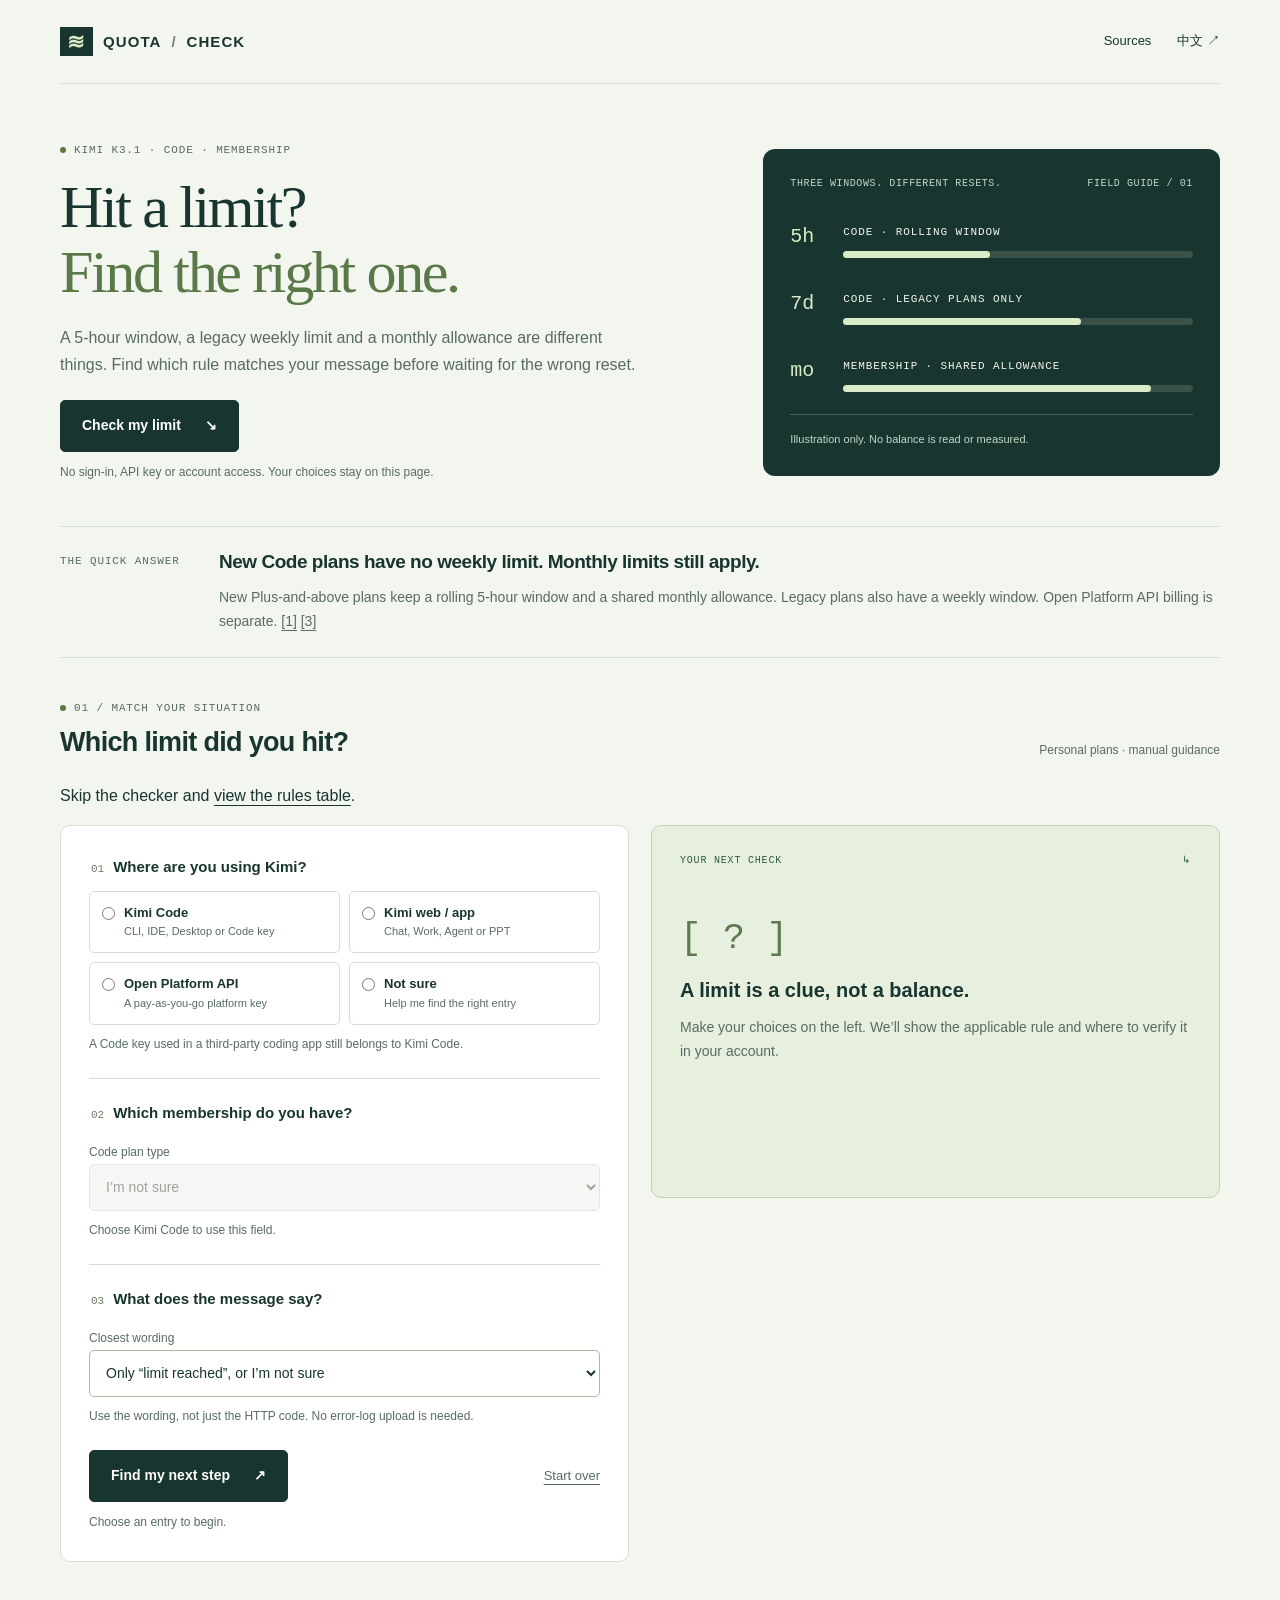
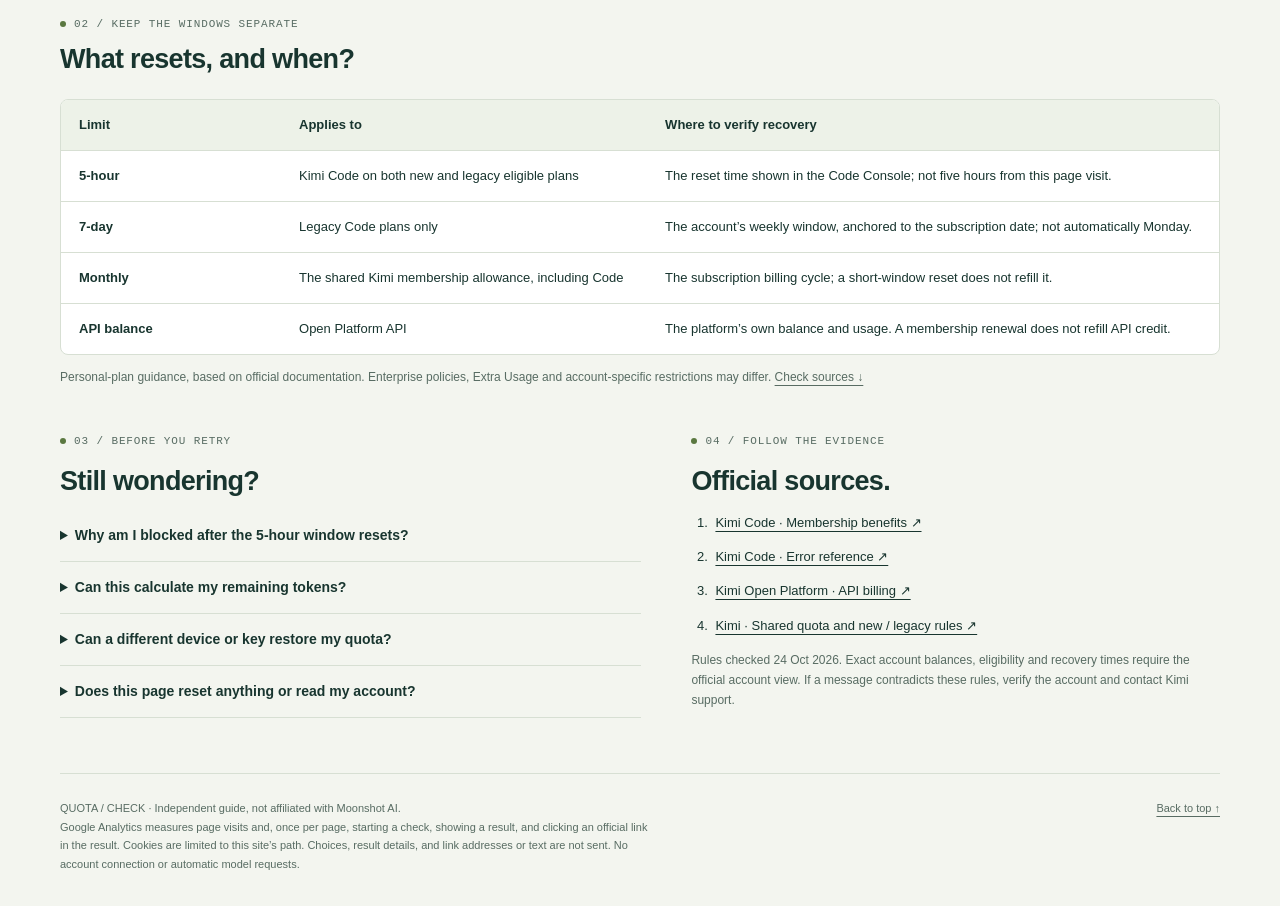
<file: index.html>
<!doctype html>
<html lang="en">
<head>
  <meta charset="utf-8"><meta name="viewport" content="width=device-width, initial-scale=1">
  <meta name="description" content="Kimi K3.1 or Kimi Code usage limit reached? Check 5-hour, legacy weekly, shared monthly and API limits with a free, account-free guide.">
  <meta name="theme-color" content="#18352f">
  <meta name="google-site-verification" content="pBHkKJALWgEsYoh5x7FHXkiHy3ZJy1XOUQiFGZpVjVI">
  <title>Kimi K3.1 &amp; Code Usage Limit Checker | Quota Check</title>
  <link rel="canonical" href="https://yxhtl.github.io/kimi-quota-check/">
  <link rel="alternate" hreflang="en" href="https://yxhtl.github.io/kimi-quota-check/"><link rel="alternate" hreflang="zh-CN" href="https://yxhtl.github.io/kimi-quota-check/zh.html"><link rel="alternate" hreflang="x-default" href="https://yxhtl.github.io/kimi-quota-check/">
  <link rel="stylesheet" href="style.css"><script src="quota-rules.js" defer></script><script src="analytics.js" defer></script><script src="app.js" defer></script>
</head>
<body>
  <a class="skip" href="#check">Skip to quota check</a>
  <header class="header wrap"><a class="brand" href="index.html"><span class="brand-icon" aria-hidden="true">≋</span> QUOTA <i>/</i> CHECK</a><nav aria-label="Main navigation"><a href="#sources">Sources</a><a href="zh.html" lang="zh-CN" hreflang="zh-CN">中文 ↗</a></nav></header>
  <main>
    <section class="hero wrap" aria-labelledby="hero-title">
      <div><p class="eyebrow">KIMI K3.1 · CODE · MEMBERSHIP</p><h1 id="hero-title">Hit a limit?<br><em>Find the right one.</em></h1><p class="intro">A 5-hour window, a legacy weekly limit and a monthly allowance are different things. Find which rule matches your message before waiting for the wrong reset.</p><a class="primary" href="#check">Check my limit <span aria-hidden="true">↘</span></a><p class="privacy">No sign-in, API key or account access. Your choices stay on this page.</p></div>
      <div class="meter" aria-label="Three separate usage windows; this illustration is not your account balance"><div class="meter-top"><span>THREE WINDOWS. DIFFERENT RESETS.</span><span>FIELD GUIDE / 01</span></div><div class="meter-row"><b>5h</b><div><span class="meter-label">Code · rolling window</span><div class="meter-track"><span style="--length:42%"></span></div></div></div><div class="meter-row"><b>7d</b><div><span class="meter-label">Code · legacy plans only</span><div class="meter-track"><span style="--length:68%"></span></div></div></div><div class="meter-row"><b>mo</b><div><span class="meter-label">Membership · shared allowance</span><div class="meter-track"><span style="--length:88%"></span></div></div></div><p class="meter-note">Illustration only. No balance is read or measured.</p></div>
    </section>
    <section class="quick-answer wrap"><span class="section-tag">THE QUICK ANSWER</span><div><h2>New Code plans have no weekly limit. Monthly limits still apply.</h2><p>New Plus-and-above plans keep a rolling 5-hour window and a shared monthly allowance. Legacy plans also have a weekly window. Open Platform API billing is separate. <a href="#source-membership">[1]</a> <a href="#source-api">[3]</a></p></div></section>
    <section class="wrap" id="check" aria-labelledby="check-title"><div class="section-heading"><div><p class="eyebrow">01 / MATCH YOUR SITUATION</p><h2 id="check-title">Which limit did you hit?</h2></div><span class="small-note">Personal plans · manual guidance</span></div>
      <p>Skip the checker and <a href="#rules">view the rules table</a>.</p>
      <div class="workspace">
        <form class="panel form-panel" id="quota-form">
          <fieldset><legend><span class="field-no">01</span>Where are you using Kimi?</legend><div class="product-options">
            <label class="product-option"><input type="radio" name="product" value="code" required><span><strong>Kimi Code</strong><small>CLI, IDE, Desktop or Code key</small></span></label>
            <label class="product-option"><input type="radio" name="product" value="web"><span><strong>Kimi web / app</strong><small>Chat, Work, Agent or PPT</small></span></label>
            <label class="product-option"><input type="radio" name="product" value="api"><span><strong>Open Platform API</strong><small>A pay-as-you-go platform key</small></span></label>
            <label class="product-option"><input type="radio" name="product" value="unknown"><span><strong>Not sure</strong><small>Help me find the right entry</small></span></label>
          </div><p class="hint">A Code key used in a third-party coding app still belongs to Kimi Code.</p></fieldset>
          <fieldset><legend><span class="field-no">02</span>Which membership do you have?</legend><label class="select-label" for="plan"><span class="small-note">Code plan type</span><select id="plan" name="plan" disabled><option value="unknown">I’m not sure</option><option value="new">New plan · Plus / Pro / Max / Ultra</option><option value="legacy">Legacy · Andante / Moderato / Allegretto / Allegro</option><option value="go">Go</option></select></label><p class="hint" id="plan-hint">Choose Kimi Code to use this field.</p></fieldset>
          <fieldset><legend><span class="field-no">03</span>What does the message say?</legend><label class="select-label" for="symptom"><span class="small-note">Closest wording</span><select id="symptom" name="symptom"><option value="unknown">Only “limit reached”, or I’m not sure</option><option value="five">5-hour usage limit</option><option value="week">Weekly / 7-day usage limit</option><option value="month">Monthly quota / billing-cycle limit</option><option value="credit">Credit or Extra Usage balance is insufficient</option><option value="permission">No access to a model or context window</option><option value="rate">Only 429, too many requests, or engine overload</option></select></label><p class="hint">Use the wording, not just the HTTP code. No error-log upload is needed.</p></fieldset>
          <div class="form-actions"><button class="primary" type="submit" disabled>Find my next step <span aria-hidden="true">↗</span></button><button class="reset" type="reset">Start over</button></div><p class="feedback" id="form-feedback" aria-live="polite">The interactive check is not ready.</p>
        </form>
        <section class="panel result-panel" id="result-panel" aria-label="Your result"><p class="result-kicker"><span>YOUR NEXT CHECK</span><span aria-hidden="true">↳</span></p><div id="empty-result" class="result-placeholder"><div class="empty-icon" aria-hidden="true">[ ? ]</div><h3>A limit is a clue, not a balance.</h3><p>Make your choices on the left. We’ll show the applicable rule and where to verify it in your account.</p></div><div id="result-content" hidden><h3 id="result-title" tabindex="-1"></h3><p class="result-summary" id="result-summary"></p><p class="result-label">WHAT TO DO NEXT</p><ol class="result-steps" id="result-steps"></ol><p class="result-caution" id="result-caution"></p><div class="result-links" id="result-links"></div></div></section>
      </div>
    </section>
    <section class="reference wrap" id="rules" tabindex="-1" aria-labelledby="rules-title"><div class="section-heading"><div><p class="eyebrow">02 / KEEP THE WINDOWS SEPARATE</p><h2 id="rules-title">What resets, and when?</h2></div></div><div class="table-scroll" tabindex="0" role="region" aria-label="Quota rules table"><table><thead><tr><th scope="col">Limit</th><th scope="col">Applies to</th><th scope="col">Where to verify recovery</th></tr></thead><tbody><tr><th scope="row">5-hour</th><td>Kimi Code on both new and legacy eligible plans</td><td>The reset time shown in the Code Console; not five hours from this page visit.</td></tr><tr><th scope="row">7-day</th><td>Legacy Code plans only</td><td>The account’s weekly window, anchored to the subscription date; not automatically Monday.</td></tr><tr><th scope="row">Monthly</th><td>The shared Kimi membership allowance, including Code</td><td>The subscription billing cycle; a short-window reset does not refill it.</td></tr><tr><th scope="row">API balance</th><td>Open Platform API</td><td>The platform’s own balance and usage. A membership renewal does not refill API credit.</td></tr></tbody></table></div><p class="table-note">Personal-plan guidance, based on official documentation. Enterprise policies, Extra Usage and account-specific restrictions may differ. <a href="#sources">Check sources ↓</a></p></section>
    <section class="bottom-grid wrap"><div class="faq"><p class="eyebrow">03 / BEFORE YOU RETRY</p><h2>Still wondering?</h2><details><summary>Why am I blocked after the 5-hour window resets?</summary><p>The monthly pool can still be exhausted; legacy plans also have a weekly limit. Check all applicable meters in the official console.</p></details><details><summary>Can this calculate my remaining tokens?</summary><p>No. The official documents do not provide a universal token cap. Usage depends on your plan and workload, so a percentage cannot reliably be turned into a fixed number of tokens.</p></details><details><summary>Can a different device or key restore my quota?</summary><p>Kimi Code devices and Code keys share account usage. A separate Open Platform API key uses separate billing, not a fresh membership allowance.</p></details><details><summary>Does this page reset anything or read my account?</summary><p>No. It filters published guidance using your selections. Your selections stay on this page. The footer explains which usage events are measured. Exact balances and reset times come from Kimi.</p></details></div><div class="sources" id="sources"><p class="eyebrow">04 / FOLLOW THE EVIDENCE</p><h2>Official sources.</h2><ol><li id="source-membership"><a href="https://www.kimi.com/code/docs/en/kimi-code/membership.html">Kimi Code · Membership benefits ↗</a></li><li id="source-errors"><a href="https://www.kimi.com/code/docs/en/kimi-code/error-reference.html">Kimi Code · Error reference ↗</a></li><li id="source-api"><a href="https://platform.kimi.com/docs/pricing/chat">Kimi Open Platform · API billing ↗</a></li><li id="source-shared"><a href="https://www.kimi.com/help/membership/membership-update-rules">Kimi · Shared quota and new / legacy rules ↗</a></li></ol><p class="source-note">Rules checked <time datetime="2026-10-24">24 Oct 2026</time>. Exact account balances, eligibility and recovery times require the official account view. If a message contradicts these rules, verify the account and contact Kimi support.</p></div></section>
  </main><footer class="wrap"><p>QUOTA / CHECK · Independent guide, not affiliated with Moonshot AI.<br>Google Analytics measures page visits and, once per page, starting a check, showing a result, and clicking an official link in the result. Cookies are limited to this site’s path. Choices, result details, and link addresses or text are not sent. No account connection or automatic model requests.</p><a href="#hero-title">Back to top ↑</a></footer>
</body>
</html>
</file>
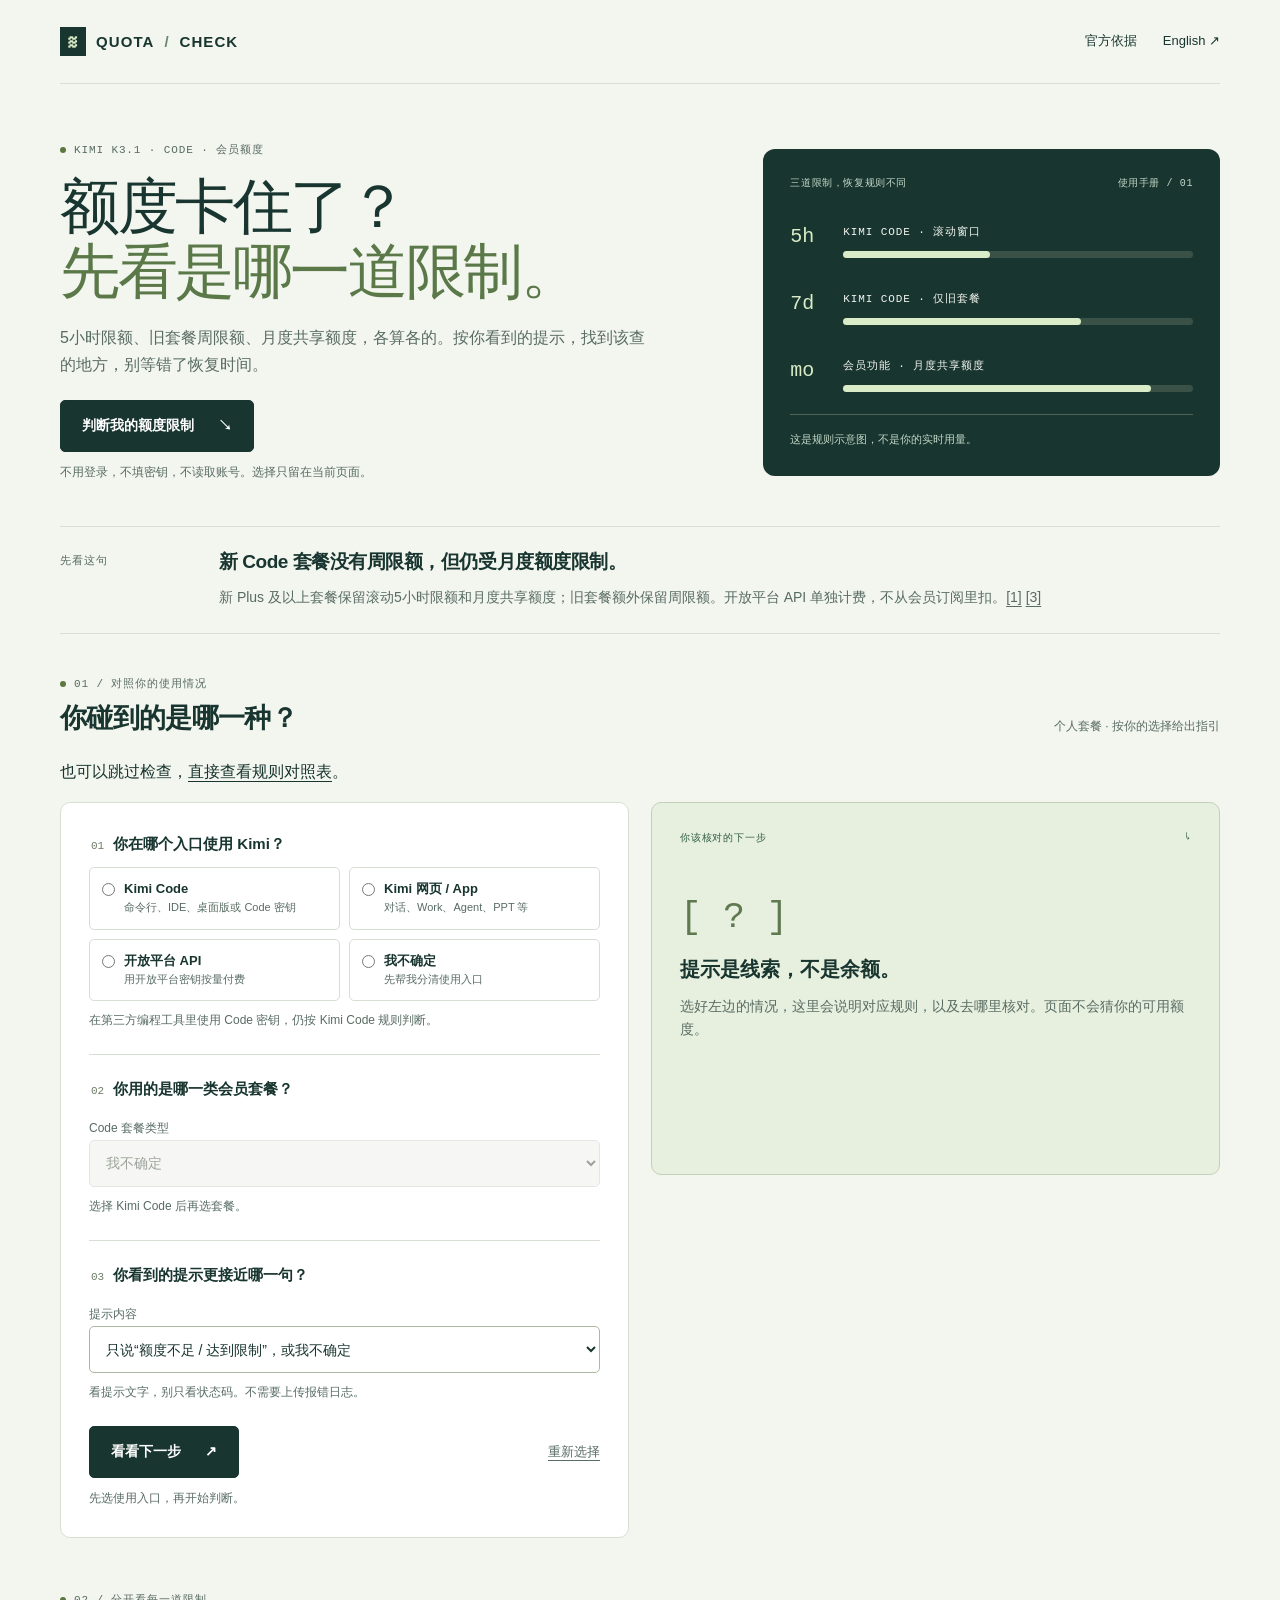
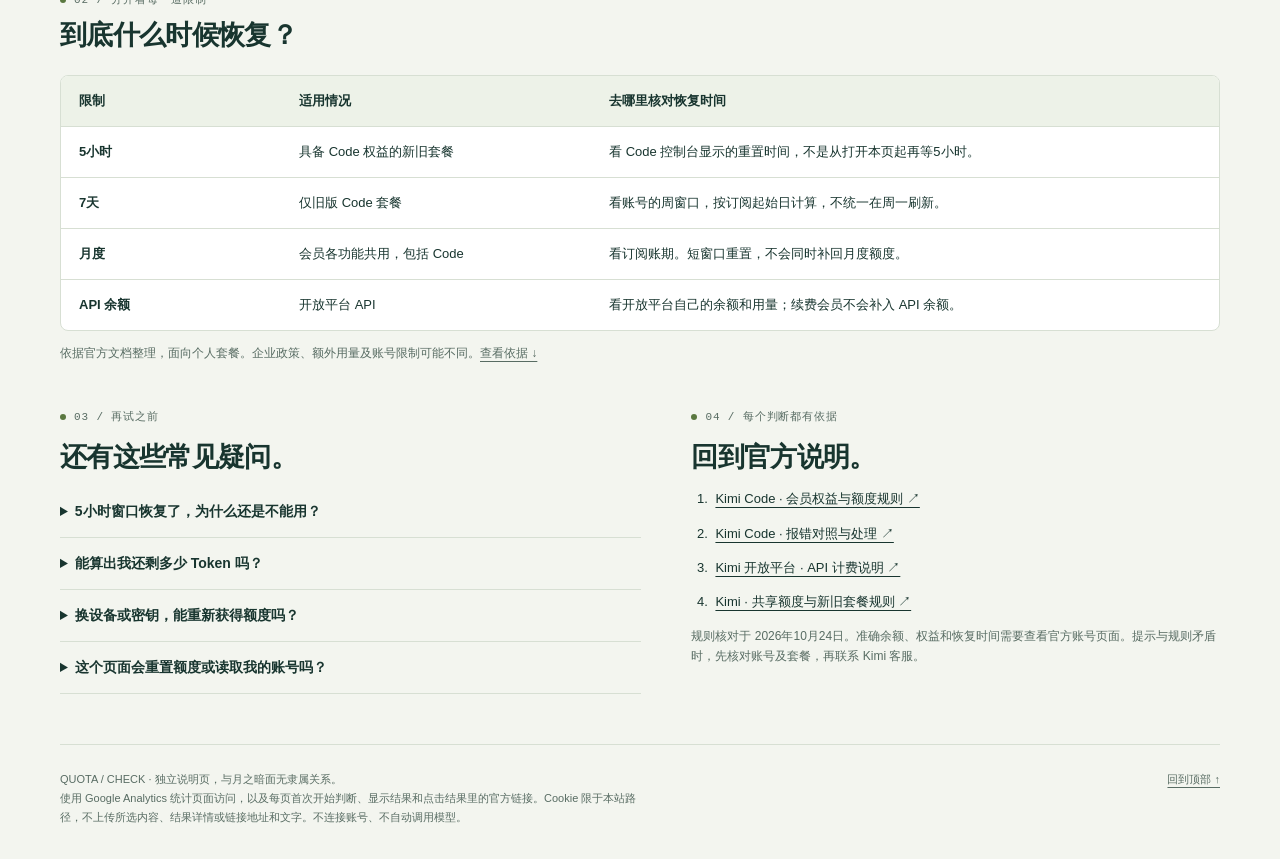
<file: zh.html>
<!doctype html>
<html lang="zh-CN">
<head>
  <meta charset="utf-8"><meta name="viewport" content="width=device-width, initial-scale=1">
  <meta name="description" content="Kimi K3.1、Kimi Code 额度用完了？分清5小时、旧套餐周限额、月度共享额度和API余额，按提示查看下一步与官方规则。无需登录或密钥。">
  <meta name="theme-color" content="#18352f">
  <meta name="google-site-verification" content="pBHkKJALWgEsYoh5x7FHXkiHy3ZJy1XOUQiFGZpVjVI">
  <title>Kimi K3.1 / Code 额度判断助手：5小时、周限额与月度额度</title>
  <link rel="canonical" href="https://yxhtl.github.io/kimi-quota-check/zh.html">
  <link rel="alternate" hreflang="en" href="https://yxhtl.github.io/kimi-quota-check/"><link rel="alternate" hreflang="zh-CN" href="https://yxhtl.github.io/kimi-quota-check/zh.html"><link rel="alternate" hreflang="x-default" href="https://yxhtl.github.io/kimi-quota-check/">
  <link rel="stylesheet" href="style.css"><script src="quota-rules.js" defer></script><script src="analytics.js" defer></script><script src="app.js" defer></script>
</head>
<body>
  <a class="skip" href="#check">跳到额度判断</a>
  <header class="header wrap"><a class="brand" href="zh.html"><span class="brand-icon" aria-hidden="true">≋</span> QUOTA <i>/</i> CHECK</a><nav aria-label="主导航"><a href="#sources">官方依据</a><a href="index.html" lang="en" hreflang="en">English ↗</a></nav></header>
  <main>
    <section class="hero wrap" aria-labelledby="hero-title">
      <div><p class="eyebrow">KIMI K3.1 · CODE · 会员额度</p><h1 id="hero-title">额度卡住了？<br><em>先看是哪一道限制。</em></h1><p class="intro">5小时限额、旧套餐周限额、月度共享额度，各算各的。按你看到的提示，找到该查的地方，别等错了恢复时间。</p><a class="primary" href="#check">判断我的额度限制 <span aria-hidden="true">↘</span></a><p class="privacy">不用登录，不填密钥，不读取账号。选择只留在当前页面。</p></div>
      <div class="meter" aria-label="三种独立用量窗口示意，不代表你的账号余额"><div class="meter-top"><span>三道限制，恢复规则不同</span><span>使用手册 / 01</span></div><div class="meter-row"><b>5h</b><div><span class="meter-label">Kimi Code · 滚动窗口</span><div class="meter-track"><span style="--length:42%"></span></div></div></div><div class="meter-row"><b>7d</b><div><span class="meter-label">Kimi Code · 仅旧套餐</span><div class="meter-track"><span style="--length:68%"></span></div></div></div><div class="meter-row"><b>mo</b><div><span class="meter-label">会员功能 · 月度共享额度</span><div class="meter-track"><span style="--length:88%"></span></div></div></div><p class="meter-note">这是规则示意图，不是你的实时用量。</p></div>
    </section>
    <section class="quick-answer wrap"><span class="section-tag">先看这句</span><div><h2>新 Code 套餐没有周限额，但仍受月度额度限制。</h2><p>新 Plus 及以上套餐保留滚动5小时限额和月度共享额度；旧套餐额外保留周限额。开放平台 API 单独计费，不从会员订阅里扣。<a href="#source-membership">[1]</a> <a href="#source-api">[3]</a></p></div></section>
    <section class="wrap" id="check" aria-labelledby="check-title"><div class="section-heading"><div><p class="eyebrow">01 / 对照你的使用情况</p><h2 id="check-title">你碰到的是哪一种？</h2></div><span class="small-note">个人套餐 · 按你的选择给出指引</span></div>
      <p>也可以跳过检查，<a href="#rules">直接查看规则对照表</a>。</p>
      <div class="workspace">
        <form class="panel form-panel" id="quota-form">
          <fieldset><legend><span class="field-no">01</span>你在哪个入口使用 Kimi？</legend><div class="product-options">
            <label class="product-option"><input type="radio" name="product" value="code" required><span><strong>Kimi Code</strong><small>命令行、IDE、桌面版或 Code 密钥</small></span></label>
            <label class="product-option"><input type="radio" name="product" value="web"><span><strong>Kimi 网页 / App</strong><small>对话、Work、Agent、PPT 等</small></span></label>
            <label class="product-option"><input type="radio" name="product" value="api"><span><strong>开放平台 API</strong><small>用开放平台密钥按量付费</small></span></label>
            <label class="product-option"><input type="radio" name="product" value="unknown"><span><strong>我不确定</strong><small>先帮我分清使用入口</small></span></label>
          </div><p class="hint">在第三方编程工具里使用 Code 密钥，仍按 Kimi Code 规则判断。</p></fieldset>
          <fieldset><legend><span class="field-no">02</span>你用的是哪一类会员套餐？</legend><label class="select-label" for="plan"><span class="small-note">Code 套餐类型</span><select id="plan" name="plan" disabled><option value="unknown">我不确定</option><option value="new">新套餐 · Plus / Pro / Max / Ultra</option><option value="legacy">旧套餐 · Andante / Moderato / Allegretto / Allegro</option><option value="go">Go 套餐</option></select></label><p class="hint" id="plan-hint">选择 Kimi Code 后再选套餐。</p></fieldset>
          <fieldset><legend><span class="field-no">03</span>你看到的提示更接近哪一句？</legend><label class="select-label" for="symptom"><span class="small-note">提示内容</span><select id="symptom" name="symptom"><option value="unknown">只说“额度不足 / 达到限制”，或我不确定</option><option value="five">5-hour usage limit / 5小时用量限制</option><option value="week">Weekly / 7-day usage limit / 周限额</option><option value="month">Monthly quota / 月度额度或账期额度</option><option value="credit">Credit / Extra Usage 余额不足</option><option value="permission">无权使用模型或上下文长度</option><option value="rate">只有429、请求过多或引擎繁忙</option></select></label><p class="hint">看提示文字，别只看状态码。不需要上传报错日志。</p></fieldset>
          <div class="form-actions"><button class="primary" type="submit" disabled>看看下一步 <span aria-hidden="true">↗</span></button><button class="reset" type="reset">重新选择</button></div><p class="feedback" id="form-feedback" aria-live="polite">交互检查尚未就绪。</p>
        </form>
        <section class="panel result-panel" id="result-panel" aria-label="判断结果"><p class="result-kicker"><span>你该核对的下一步</span><span aria-hidden="true">↳</span></p><div id="empty-result" class="result-placeholder"><div class="empty-icon" aria-hidden="true">[ ? ]</div><h3>提示是线索，不是余额。</h3><p>选好左边的情况，这里会说明对应规则，以及去哪里核对。页面不会猜你的可用额度。</p></div><div id="result-content" hidden><h3 id="result-title" tabindex="-1"></h3><p class="result-summary" id="result-summary"></p><p class="result-label">接下来这样查</p><ol class="result-steps" id="result-steps"></ol><p class="result-caution" id="result-caution"></p><div class="result-links" id="result-links"></div></div></section>
      </div>
    </section>
    <section class="reference wrap" id="rules" tabindex="-1" aria-labelledby="rules-title"><div class="section-heading"><div><p class="eyebrow">02 / 分开看每一道限制</p><h2 id="rules-title">到底什么时候恢复？</h2></div></div><div class="table-scroll" tabindex="0" role="region" aria-label="额度规则对照表"><table><thead><tr><th scope="col">限制</th><th scope="col">适用情况</th><th scope="col">去哪里核对恢复时间</th></tr></thead><tbody><tr><th scope="row">5小时</th><td>具备 Code 权益的新旧套餐</td><td>看 Code 控制台显示的重置时间，不是从打开本页起再等5小时。</td></tr><tr><th scope="row">7天</th><td>仅旧版 Code 套餐</td><td>看账号的周窗口，按订阅起始日计算，不统一在周一刷新。</td></tr><tr><th scope="row">月度</th><td>会员各功能共用，包括 Code</td><td>看订阅账期。短窗口重置，不会同时补回月度额度。</td></tr><tr><th scope="row">API 余额</th><td>开放平台 API</td><td>看开放平台自己的余额和用量；续费会员不会补入 API 余额。</td></tr></tbody></table></div><p class="table-note">依据官方文档整理，面向个人套餐。企业政策、额外用量及账号限制可能不同。<a href="#sources">查看依据 ↓</a></p></section>
    <section class="bottom-grid wrap"><div class="faq"><p class="eyebrow">03 / 再试之前</p><h2>还有这些常见疑问。</h2><details><summary>5小时窗口恢复了，为什么还是不能用？</summary><p>月度共享额度可能已经用尽，旧套餐还可能达到周限额。要在官方页面分别核对适用的用量条。</p></details><details><summary>能算出我还剩多少 Token 吗？</summary><p>不能。官方没有给出适用于所有账号的固定 Token 上限。套餐和任务都会影响消耗，不能把额度百分比直接换成固定 Token 数。</p></details><details><summary>换设备或密钥，能重新获得额度吗？</summary><p>Code 设备和 Code 密钥共用账号用量。开放平台密钥是另一套计费，不代表获得了一份新的会员额度。</p></details><details><summary>这个页面会重置额度或读取我的账号吗？</summary><p>不会。它只根据你的选择筛选公开指引，所选内容只留在当前页面。使用情况的统计范围见页脚。准确余额和恢复时间以 Kimi 账号页面为准。</p></details></div><div class="sources" id="sources"><p class="eyebrow">04 / 每个判断都有依据</p><h2>回到官方说明。</h2><ol><li id="source-membership"><a href="https://www.kimi.com/code/docs/en/kimi-code/membership.html">Kimi Code · 会员权益与额度规则 ↗</a></li><li id="source-errors"><a href="https://www.kimi.com/code/docs/en/kimi-code/error-reference.html">Kimi Code · 报错对照与处理 ↗</a></li><li id="source-api"><a href="https://platform.kimi.com/docs/pricing/chat">Kimi 开放平台 · API 计费说明 ↗</a></li><li id="source-shared"><a href="https://www.kimi.com/help/membership/membership-update-rules">Kimi · 共享额度与新旧套餐规则 ↗</a></li></ol><p class="source-note">规则核对于 <time datetime="2026-10-24">2026年10月24日</time>。准确余额、权益和恢复时间需要查看官方账号页面。提示与规则矛盾时，先核对账号及套餐，再联系 Kimi 客服。</p></div></section>
  </main><footer class="wrap"><p>QUOTA / CHECK · 独立说明页，与月之暗面无隶属关系。<br>使用 Google Analytics 统计页面访问，以及每页首次开始判断、显示结果和点击结果里的官方链接。Cookie 限于本站路径，不上传所选内容、结果详情或链接地址和文字。不连接账号、不自动调用模型。</p><a href="#hero-title">回到顶部 ↑</a></footer>
</body>
</html>
</file>
<file: style.css>
:root{--ink:#18352f;--muted:#586c63;--paper:#f3f5ef;--white:#fff;--line:#d7dfd3;--green:#d9ecc7;--accent:#2e5c44;--soft:#edf2e8;--mono:Consolas,"Liberation Mono",monospace}
*{box-sizing:border-box}html{scroll-behavior:smooth;scroll-padding-top:24px}body{margin:0;color:var(--ink);background:var(--paper);font-family:Arial,"Microsoft YaHei",sans-serif;line-height:1.7;-webkit-font-smoothing:antialiased}a{color:inherit;text-underline-offset:4px}a:hover{color:var(--accent)}button,select,input{font:inherit}button,select,a{touch-action:manipulation}:focus-visible{outline:3px solid #a15c1d;outline-offset:4px}[hidden]{display:none!important}.wrap{width:min(1160px,calc(100% - 64px));margin-inline:auto}.skip{position:absolute;top:-80px;left:16px;z-index:2;background:var(--ink);color:white;padding:10px 18px}.skip:focus{top:10px}.header{display:flex;align-items:center;justify-content:space-between;gap:20px;padding-block:27px;border-bottom:1px solid var(--line)}.brand{display:flex;gap:10px;align-items:center;text-decoration:none;font-size:15px;font-weight:800;letter-spacing:.07em}.brand-icon{background:var(--ink);color:var(--green);padding:0 7px;font-size:21px;line-height:29px}.brand i{font-style:normal;color:#6a856e}nav{display:flex;gap:26px;font-size:13px}nav a{text-decoration:none}.hero{display:grid;grid-template-columns:1.4fr 1fr;gap:64px;align-items:center;padding-block:58px 44px}.eyebrow,.section-tag,.micro,.meter-label{font:11px/1.6 var(--mono);letter-spacing:.08em;text-transform:uppercase}.eyebrow{color:var(--muted);margin:0 0 14px}.eyebrow::before{content:"";display:inline-block;width:6px;height:6px;background:#5a7840;border-radius:50%;margin-right:8px}h1{font:500 clamp(40px,4.7vw,64px)/1.09 Georgia,"Songti SC",SimSun,serif;letter-spacing:-.04em;margin:0 0 19px}h1 em{font-style:normal;color:#5b7948}.intro{max-width:590px;font-size:16px;color:var(--muted);margin:0 0 22px}.primary{display:inline-flex;align-items:center;justify-content:space-between;gap:24px;background:var(--ink);color:white;border:1px solid var(--ink);padding:13px 21px;text-decoration:none;font-size:14px;font-weight:bold;cursor:pointer;border-radius:5px}.primary:hover{background:var(--accent);color:white}.privacy{font-size:12px;color:var(--muted);margin:10px 0 0}.meter{background:var(--ink);border-radius:12px;padding:27px;color:var(--paper)}.meter-top{display:flex;justify-content:space-between;gap:14px;color:#c2d7c7;font:10px/1.5 var(--mono);letter-spacing:.06em}.meter-row{display:grid;grid-template-columns:40px 1fr;gap:13px;align-items:center;margin-top:25px}.meter-row b{font:20px/1 var(--mono);color:var(--green)}.meter-track{height:7px;border-radius:10px;background:#3a5147;margin-top:8px}.meter-track span{display:block;width:var(--length);height:100%;border-radius:inherit;background:var(--green)}.meter-note{font-size:11px;color:#c2d7c7;border-top:1px solid #506354;padding-top:15px;margin:22px 0 0}.quick-answer{display:grid;grid-template-columns:135px 1fr;gap:24px;border-block:1px solid var(--line);padding-block:23px;margin-bottom:42px}.section-tag{color:var(--muted);padding-top:3px}h2{font-size:27px;line-height:1.3;letter-spacing:-.025em;margin:0 0 11px}h3{font-size:20px;line-height:1.4;margin:0 0 12px}.quick-answer h2{font-size:19px}.quick-answer p{margin:0;color:var(--muted);font-size:14px}.section-heading{display:flex;align-items:flex-end;justify-content:space-between;gap:25px;margin-bottom:22px}.section-heading .eyebrow{margin-bottom:8px}.section-heading h2{margin:0}.small-note{font-size:12px;color:var(--muted)}.workspace{display:grid;grid-template-columns:1fr 1fr;gap:22px;align-items:start}.panel{background:var(--white);border:1px solid var(--line);border-radius:10px;padding:28px}.form-panel{padding-top:7px}fieldset{margin:0;padding:21px 0 24px;border:0;border-bottom:1px solid var(--line);min-width:0}fieldset:last-of-type{border-bottom:0}legend{float:left;width:100%;font-size:15px;font-weight:bold;margin:0 0 11px}.field-no{font:11px var(--mono);color:#6c7e66;margin-right:9px}.product-options{clear:both;display:grid;grid-template-columns:1fr 1fr;gap:9px}.product-option{position:relative;display:flex;align-items:flex-start;gap:9px;border:1px solid var(--line);padding:12px;cursor:pointer;border-radius:5px;font-size:13px;line-height:1.4}.product-option input{margin:3px 0 0;accent-color:var(--accent);flex-shrink:0}.product-option:has(input:checked){background:var(--soft);border-color:var(--accent)}.product-option strong{display:block;font-size:13px}.product-option small{font-size:11px;color:var(--muted)}.select-label{display:block;clear:both}.select-label select{width:100%;min-height:47px;border:1px solid #aab9a1;color:var(--ink);background:white;border-radius:5px;padding:10px 32px 10px 12px;font-size:14px}.select-label select:disabled{background:#f3f4f0;color:#737d70;border-color:var(--line)}.hint{clear:both;font-size:12px;color:var(--muted);margin:9px 0 0}.form-actions{display:flex;align-items:center;justify-content:space-between;gap:20px}.reset{border:0;background:none;color:var(--muted);padding:9px 0;cursor:pointer;font-size:13px;text-decoration:underline;text-underline-offset:4px}.feedback{font-size:12px;min-height:21px;margin:10px 0 0;color:var(--muted)}.result-panel{background:#e7efdf;min-height:373px;border-color:#c3d1b8}.result-kicker{display:flex;align-items:center;justify-content:space-between;font:10px var(--mono);letter-spacing:.08em;margin:0 0 22px;color:var(--accent)}.result-placeholder{padding-block:33px}.result-placeholder .empty-icon{font:36px/1 var(--mono);margin-bottom:19px;color:#5f7950}.result-placeholder p{font-size:14px;color:var(--muted);margin:0}.result-summary{font-size:15px;margin:0 0 22px}.result-label{font-size:11px;letter-spacing:.04em;color:#496042;font-weight:bold;margin:17px 0 8px}.result-steps{font-size:14px;padding-left:22px;margin:0}.result-steps li{padding-left:4px;margin-bottom:10px}.result-caution{padding:14px;border:1px solid #b9cba9;background:#f5f8f0;font-size:13px;margin-top:19px;border-radius:5px}.result-links{display:flex;flex-direction:column;align-items:flex-start;gap:8px;border-top:1px solid #b9cba9;margin-top:23px;padding-top:17px;font-size:12px}.reference{padding-block:54px 35px}.table-scroll{overflow:auto;border:1px solid var(--line);border-radius:8px;background:white}table{width:100%;border-collapse:collapse;min-width:560px;text-align:left;font-size:13px}th,td{padding:14px 18px;border-bottom:1px solid var(--line);vertical-align:top}thead{background:var(--soft)}th{font-weight:600}tbody th{width:19%}tbody tr:last-child td,tbody tr:last-child th{border-bottom:0}.table-note{font-size:12px;color:var(--muted);margin-bottom:0}.bottom-grid{display:grid;grid-template-columns:1.1fr 1fr;gap:50px;padding-block:10px 50px}.faq details{border-bottom:1px solid var(--line);padding:15px 0;font-size:14px}.faq summary{cursor:pointer;font-weight:bold;line-height:1.5}.faq details p{color:var(--muted);font-size:13px;margin:12px 0 0}.sources{padding-top:0}.sources ol{padding-left:20px;font-size:13px}.sources li{margin-bottom:12px;padding-left:4px}.source-note{font-size:12px;color:var(--muted)}footer{display:flex;align-items:flex-start;justify-content:space-between;gap:26px;border-top:1px solid var(--line);padding-block:25px 32px;font-size:11px;color:var(--muted)}footer p{margin:0;max-width:590px}footer a{white-space:nowrap}.no-script{font-size:14px;padding:16px;background:#fff3d8}.no-script a{font-weight:bold}
@media(max-width:850px){.hero{gap:28px;grid-template-columns:1.2fr 1fr}.workspace{gap:16px}.panel{padding:21px}.form-panel{padding-top:0}.bottom-grid{gap:30px}.wrap{width:calc(100% - 40px)}}
@media(max-width:650px){.wrap{width:calc(100% - 32px)}.header{padding-block:21px}.brand{font-size:12px;gap:7px}nav{gap:15px;font-size:12px}.hero{grid-template-columns:1fr;gap:26px;padding-block:37px 28px}h1{font-size:43px}.intro{font-size:15px}.meter{padding:20px}.meter-row{margin-top:15px}.meter-note{margin-top:17px;padding-top:12px}.meter-top{font-size:9px}.quick-answer{grid-template-columns:1fr;gap:8px;padding-block:20px;margin-bottom:30px}.section-heading{display:block}.section-heading .small-note{display:block;margin-top:9px}.workspace,.bottom-grid{grid-template-columns:1fr}.panel{padding:21px}.form-panel{padding-top:0}.result-panel{min-height:260px}.result-placeholder{padding-block:15px}h2{font-size:25px}.reference{padding-block:35px 24px}.bottom-grid{gap:30px;padding-bottom:33px}.product-option{padding:11px 9px}.product-option strong{font-size:12px}.form-actions{gap:12px}.form-actions .primary{font-size:13px;padding:12px 16px}footer{display:block}footer p{margin-bottom:14px}}
@media(max-width:650px){.header{gap:10px}nav{gap:12px}html[lang="zh-CN"] h1{font-size:clamp(29px,9vw,36px);line-height:1.18}}
@media(prefers-reduced-motion:reduce){html{scroll-behavior:auto}}
</file>
